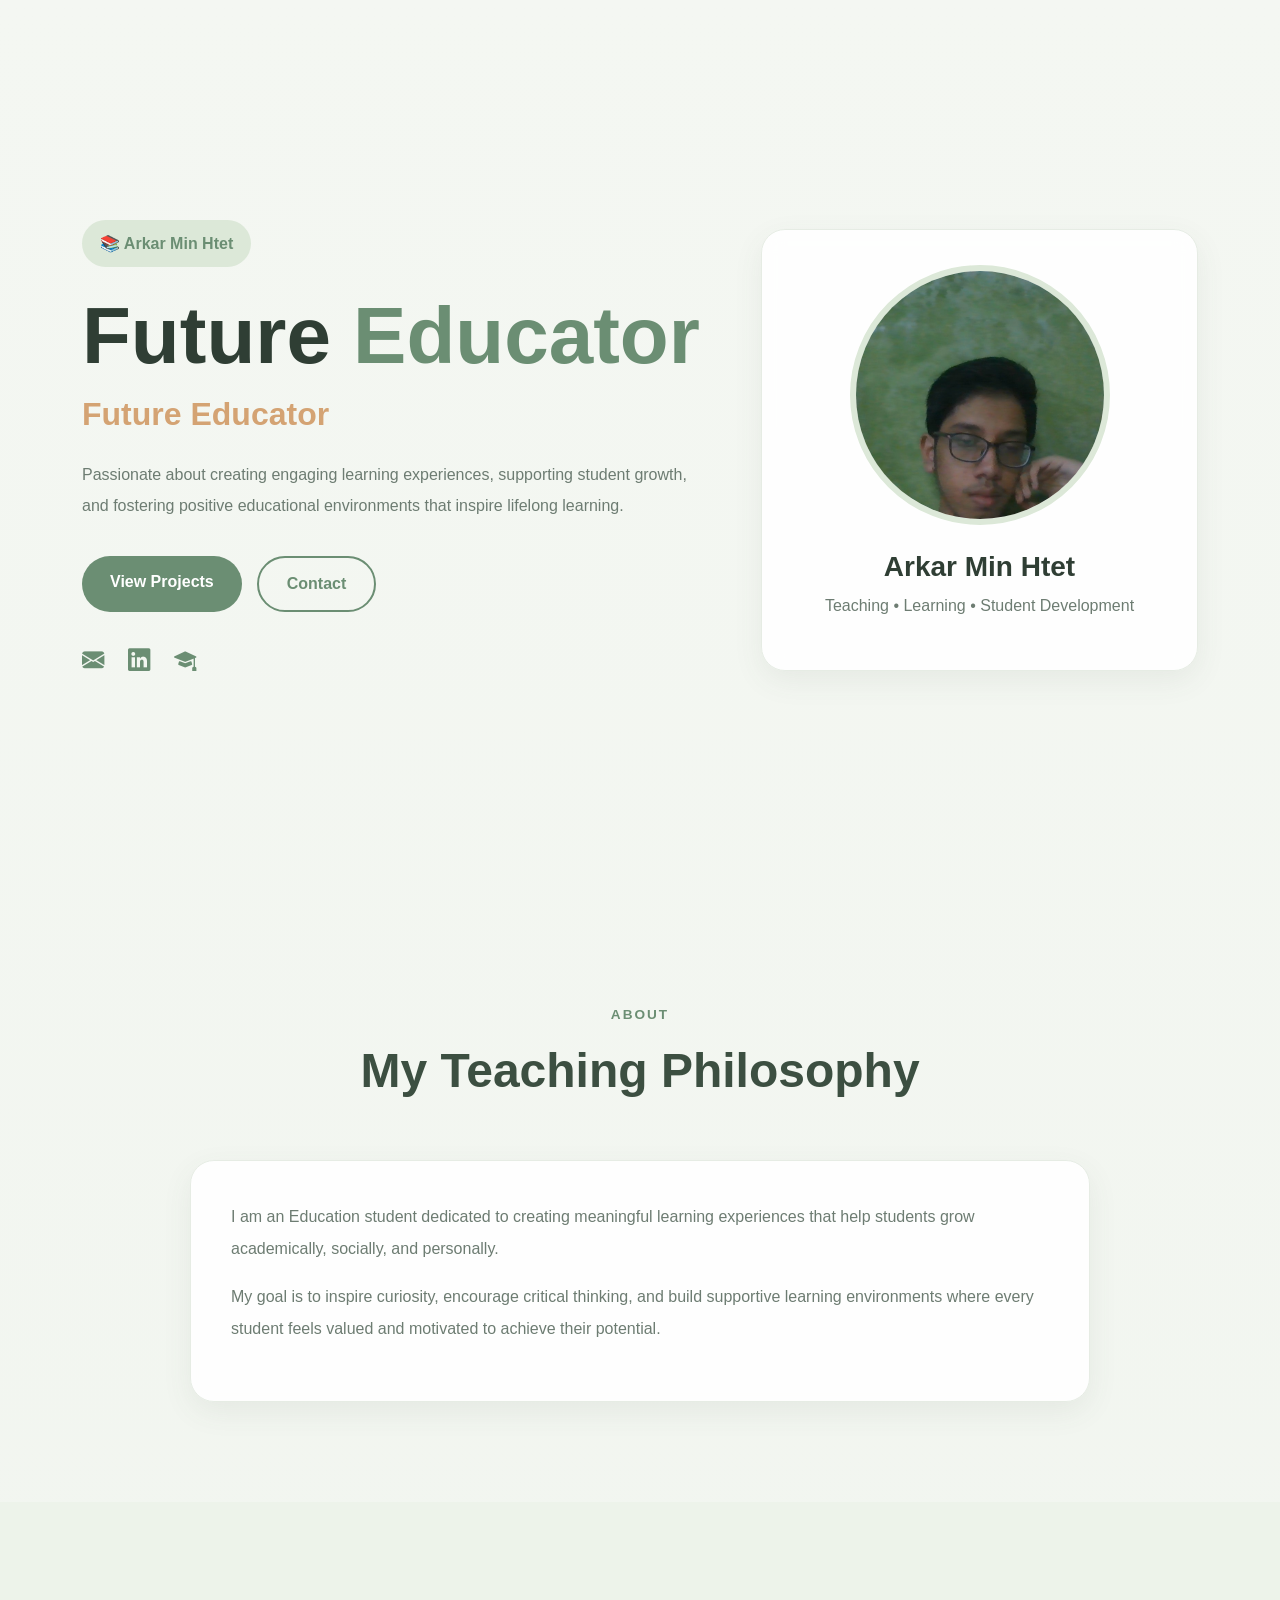
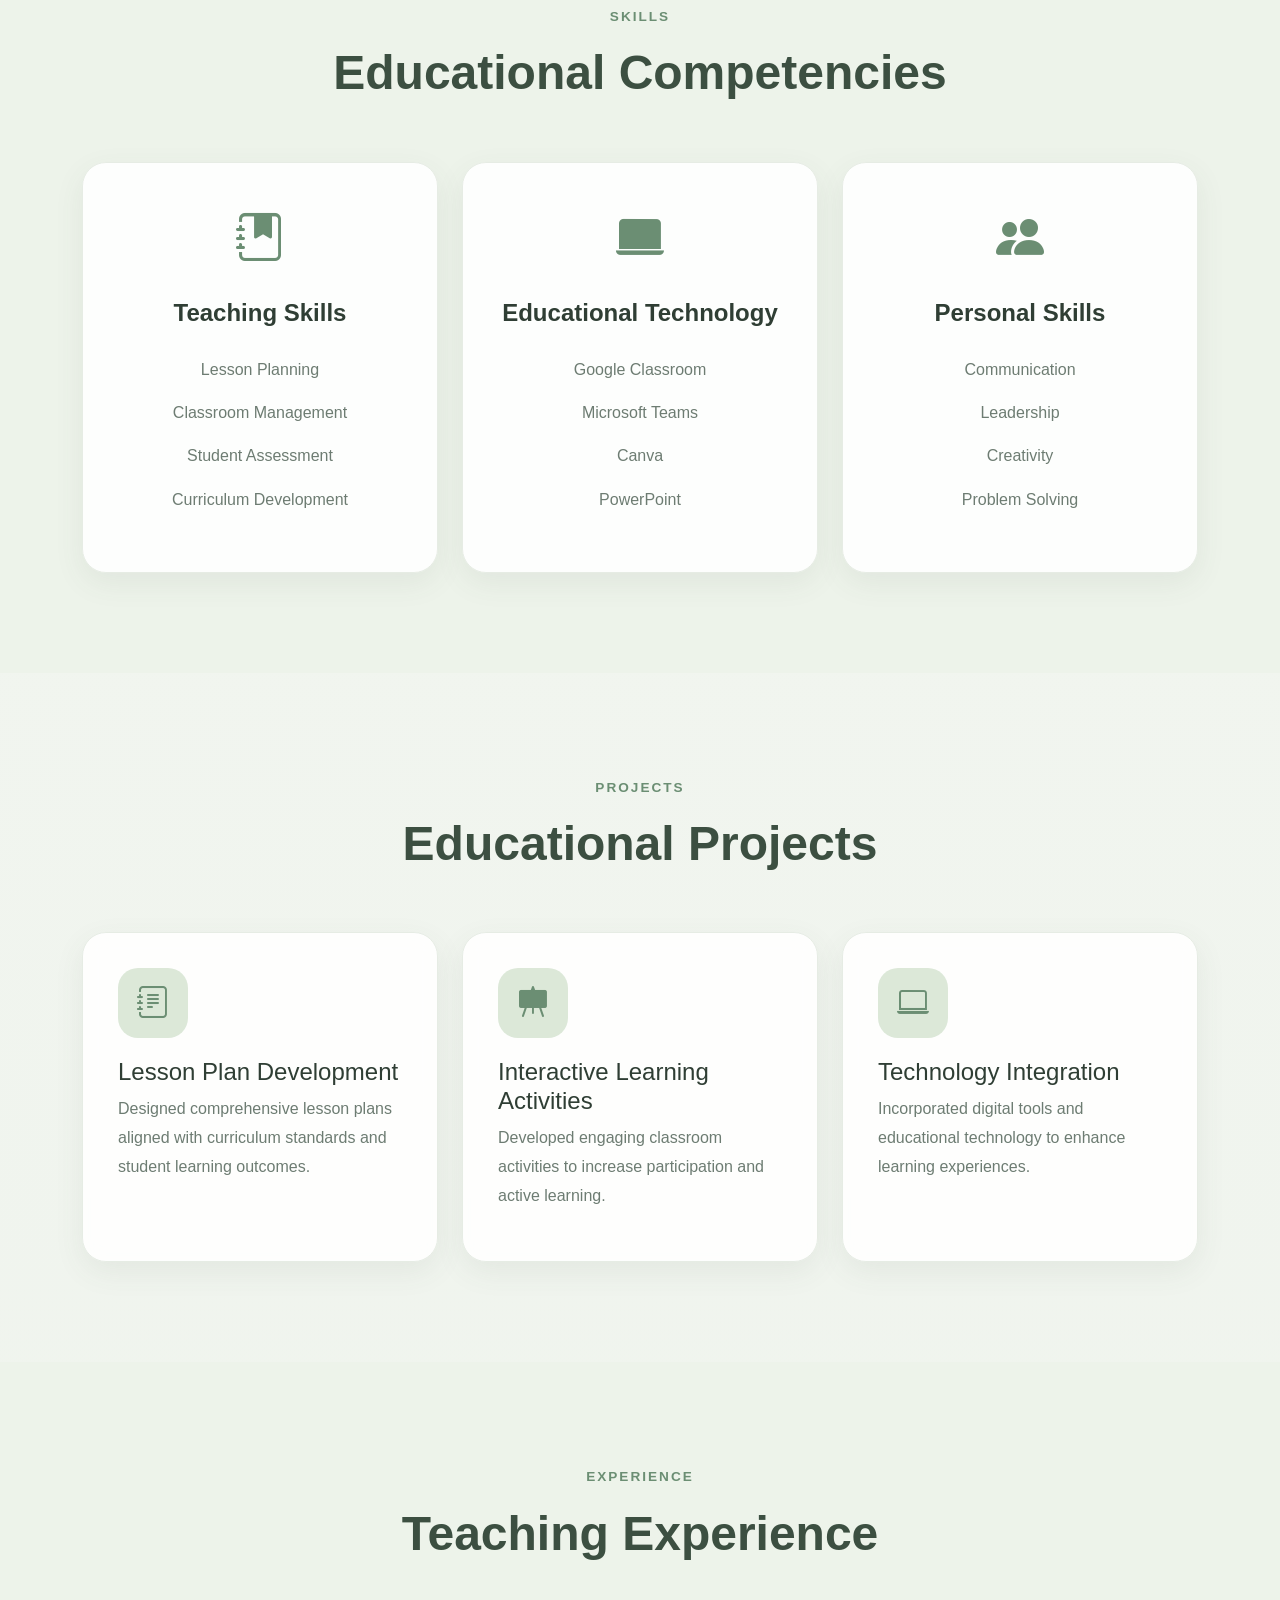
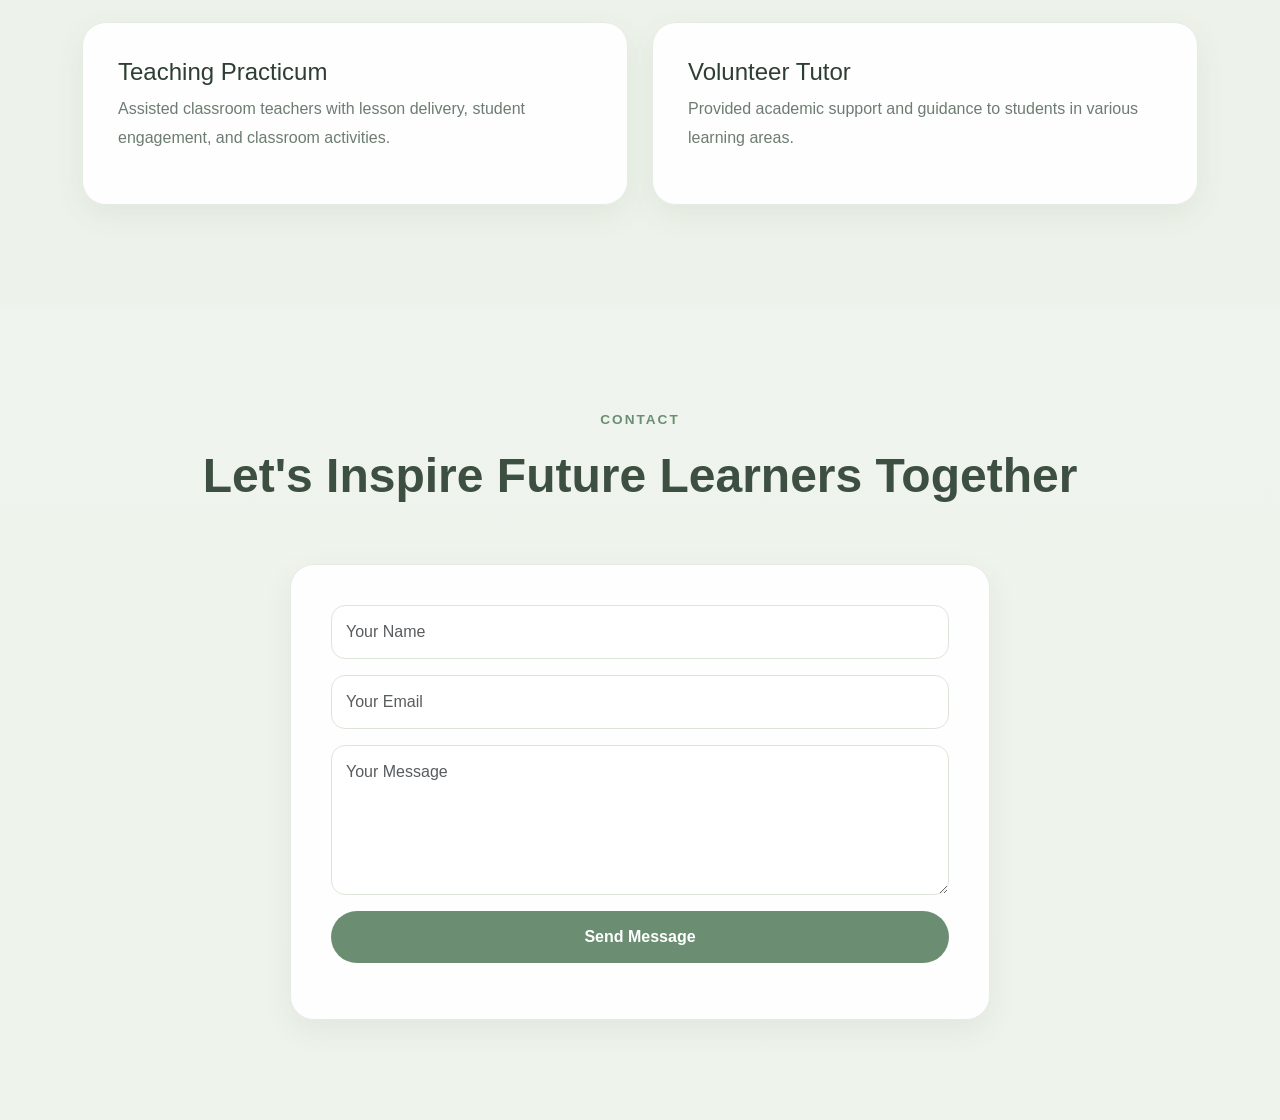
<file: index.html>
<!DOCTYPE html>
<html lang="en">

<head>
    <meta charset="UTF-8">
    <meta name="viewport" content="width=device-width, initial-scale=1.0">

    <title>Education Portfolio</title>

    <!-- Bootstrap -->
    <link href="https://cdn.jsdelivr.net/npm/bootstrap@5.3.3/dist/css/bootstrap.min.css" rel="stylesheet">

    <!-- Bootstrap Icons -->
    <link rel="stylesheet"
        href="https://cdn.jsdelivr.net/npm/bootstrap-icons@1.11.3/font/bootstrap-icons.min.css">

    <!-- Custom CSS -->
    <link rel="stylesheet" href="css/style.css">
</head>

<body>

    <!-- HERO -->

    <section id="home" class="hero">

        <div class="container">

            <div class="row align-items-center min-vh-100 g-5">

                <div class="col-lg-7 reveal">

                    <div class="status-pill">
                        📚 Arkar Min Htet
                    </div>

                    <h1>
                        Future
                        <span>Educator</span>
                    </h1>

                    <h2>
                        <span id="typing"></span>
                    </h2>

                    <p class="hero-text">

                        Passionate about creating engaging learning experiences,
                        supporting student growth, and fostering positive
                        educational environments that inspire lifelong learning.

                    </p>

                    <div class="hero-buttons">

                        <a href="#projects" class="btn primary-btn">
                            View Projects
                        </a>

                        <a href="#contact" class="btn secondary-btn">
                            Contact
                        </a>

                    </div>

                    <div class="social-links">

                        <a href="#">
                            <i class="bi bi-envelope-fill"></i>
                        </a>

                        <a href="#">
                            <i class="bi bi-linkedin"></i>
                        </a>

                        <a href="#">
                            <i class="bi bi-mortarboard-fill"></i>
                        </a>

                    </div>

                </div>

                <div class="col-lg-5 reveal">

                    <div class="profile-card">

                        <div class="avatar-wrapper">

                            <img src="images/WIN_20250808_21_47_08_Pro.jpg"
                                alt="Profile"
                                class="profile-image">

                        </div>

                        <div class="profile-info">

                            <h3>Arkar Min Htet</h3>

                            <p>
                                Teaching • Learning • Student Development
                            </p>

                        </div>

                    </div>

                </div>

            </div>

        </div>

    </section>

    <!-- ABOUT -->

    <section id="about" class="section">

        <div class="container">

            <div class="section-title reveal">

                <span>About</span>
                <h2>My Teaching Philosophy</h2>

            </div>

            <div class="about-card reveal">

                <p>

                    I am an Education student dedicated to creating meaningful learning experiences that help students
                    grow academically, socially, and personally.

                </p>

                <p>

                    My goal is to inspire curiosity, encourage critical thinking, and build supportive learning
                    environments where every student feels valued and motivated to achieve their potential.

                </p>

            </div>

        </div>

    </section>

    <!-- SKILLS -->

    <section id="skills" class="section light-section">

        <div class="container">

            <div class="section-title reveal">

                <span>Skills</span>
                <h2>Educational Competencies</h2>

            </div>

            <div class="row g-4">

                <div class="col-lg-4 reveal">

                    <div class="skill-card">

                        <i class="bi bi-journal-bookmark-fill"></i>

                        <h4>Teaching Skills</h4>

                        <ul>
                            <li>Lesson Planning</li>
                            <li>Classroom Management</li>
                            <li>Student Assessment</li>
                            <li>Curriculum Development</li>
                        </ul>

                    </div>

                </div>

                <div class="col-lg-4 reveal">

                    <div class="skill-card">

                        <i class="bi bi-laptop-fill"></i>

                        <h4>Educational Technology</h4>

                        <ul>
                            <li>Google Classroom</li>
                            <li>Microsoft Teams</li>
                            <li>Canva</li>
                            <li>PowerPoint</li>
                        </ul>

                    </div>

                </div>

                <div class="col-lg-4 reveal">

                    <div class="skill-card">

                        <i class="bi bi-people-fill"></i>

                        <h4>Personal Skills</h4>

                        <ul>
                            <li>Communication</li>
                            <li>Leadership</li>
                            <li>Creativity</li>
                            <li>Problem Solving</li>
                        </ul>

                    </div>

                </div>

            </div>

        </div>

    </section>

    <!-- PROJECTS -->

    <section id="projects" class="section">

        <div class="container">

            <div class="section-title reveal">

                <span>Projects</span>
                <h2>Educational Projects</h2>

            </div>

            <div class="row g-4">

                <div class="col-lg-4 reveal">

                    <div class="project-card">

                        <div class="project-icon">
                            <i class="bi bi-journal-text"></i>
                        </div>

                        <h4>Lesson Plan Development</h4>

                        <p>
                            Designed comprehensive lesson plans aligned with curriculum standards and student learning
                            outcomes.
                        </p>

                    </div>

                </div>

                <div class="col-lg-4 reveal">

                    <div class="project-card">

                        <div class="project-icon">
                            <i class="bi bi-easel-fill"></i>
                        </div>

                        <h4>Interactive Learning Activities</h4>

                        <p>
                            Developed engaging classroom activities to increase participation and active learning.
                        </p>

                    </div>

                </div>

                <div class="col-lg-4 reveal">

                    <div class="project-card">

                        <div class="project-icon">
                            <i class="bi bi-laptop"></i>
                        </div>

                        <h4>Technology Integration</h4>

                        <p>
                            Incorporated digital tools and educational technology to enhance learning experiences.
                        </p>

                    </div>

                </div>

            </div>

        </div>

    </section>

    <!-- EXPERIENCE -->

    <section class="section light-section">

        <div class="container">

            <div class="section-title reveal">

                <span>Experience</span>
                <h2>Teaching Experience</h2>

            </div>

            <div class="row g-4">

                <div class="col-lg-6 reveal">

                    <div class="project-card">

                        <h4>Teaching Practicum</h4>

                        <p>
                            Assisted classroom teachers with lesson delivery, student engagement, and classroom
                            activities.
                        </p>

                    </div>

                </div>

                <div class="col-lg-6 reveal">

                    <div class="project-card">

                        <h4>Volunteer Tutor</h4>

                        <p>
                            Provided academic support and guidance to students in various learning areas.
                        </p>

                    </div>

                </div>

            </div>

        </div>

    </section>

    <!-- CONTACT -->

    <section id="contact" class="section">

        <div class="container">

            <div class="section-title reveal">

                <span>Contact</span>
                <h2>Let's Inspire Future Learners Together</h2>

            </div>

            <div class="contact-form reveal">

                <form onsubmit="sendMessage(event)">

                    <input type="text"
                        class="form-control mb-3"
                        placeholder="Your Name"
                        required>

                    <input type="email"
                        class="form-control mb-3"
                        placeholder="Your Email"
                        required>

                    <textarea class="form-control mb-3"
                        rows="5"
                        placeholder="Your Message"
                        required></textarea>

                    <button type="submit" class="btn primary-btn w-100">
                        Send Message
                    </button>

                    <p id="formMessage" class="mt-3"></p>

                </form>

            </div>

        </div>

    </section>

    <!-- Bootstrap JS -->
    <script src="https://cdn.jsdelivr.net/npm/bootstrap@5.3.3/dist/js/bootstrap.bundle.min.js"></script>

    <!-- Custom JS -->
    <script src="js/script.js"></script>

</body>

</html>
</file>
<file: css/style.css>
:root{
    --bg:#f4f7f2;
    --surface:#ffffff;

    --primary:#6b8e73;
    --secondary:#a8c3a0;
    --accent:#d4a373;

    --text:#2f3e34;
    --muted:#6d7c72;

    --border:#dde5da;

    --shadow:
    0 10px 30px rgba(74,93,79,.08);
}

*{
    margin:0;
    padding:0;
    box-sizing:border-box;
}

html{
    scroll-behavior:smooth;
}

body{
    font-family:'Poppins',sans-serif;
    background:linear-gradient(
        180deg,
        #f4f7f2 0%,
        #eef3ec 100%
    );
    color:var(--text);
    overflow-x:hidden;
    line-height:1.7;
}

/* ==========================
   GENERAL
========================== */

.section{
    padding:100px 0;
}

.light-section{
    background:#edf3ea;
}

a{
    text-decoration:none;
}

ul{
    list-style:none;
    padding-left:0;
}

.section-title{
    text-align:center;
    margin-bottom:60px;
}

.section-title span{
    color:var(--primary);
    font-weight:700;
    text-transform:uppercase;
    letter-spacing:2px;
    font-size:.85rem;
}

.section-title h2{
    margin-top:15px;
    font-size:clamp(2rem,5vw,3rem);
    font-weight:700;
    color:#3c4f41;
}

/* ==========================
   NAVBAR
========================== */

.cyber-nav{
    background:rgba(255,255,255,.9);
    backdrop-filter:blur(12px);
    border-bottom:1px solid var(--border);
    box-shadow:0 3px 10px rgba(0,0,0,.03);
}

.navbar-brand{
    font-weight:800;
    color:var(--primary)!important;
}

.nav-link{
    color:var(--text)!important;
    margin-left:15px;
    font-weight:600;
    transition:.3s;
}

.nav-link:hover{
    color:var(--primary)!important;
}

.active-link{
    color:var(--primary)!important;
}

/* ==========================
   HERO
========================== */

.hero{
    min-height:100vh;
    display:flex;
    align-items:center;
}

.hero h1{
    font-size:clamp(3rem,8vw,5rem);
    font-weight:800;
    line-height:1.1;
}

.hero h1 span{
    color:var(--primary);
}

.hero h2{
    color:var(--accent);
    margin-top:15px;
    min-height:40px;
    font-weight:600;
}

.hero-text{
    color:var(--muted);
    line-height:1.9;
    margin-top:25px;
    max-width:650px;
}

.status-pill{
    display:inline-block;
    padding:10px 18px;
    border-radius:50px;
    background:#dce8d8;
    color:var(--primary);
    font-weight:600;
    margin-bottom:25px;
}

/* ==========================
   BUTTONS
========================== */

.hero-buttons{
    display:flex;
    gap:15px;
    flex-wrap:wrap;
    margin-top:35px;
}

.primary-btn{
    background:var(--primary);
    color:white;
    border:none;
    padding:14px 28px;
    border-radius:50px;
    font-weight:600;
    transition:.3s;
}

.primary-btn:hover{
    background:#587760;
    color:white;
    transform:translateY(-2px);
}

.secondary-btn{
    border:2px solid var(--primary);
    color:var(--primary);
    padding:14px 28px;
    border-radius:50px;
    font-weight:600;
    transition:.3s;
}

.secondary-btn:hover{
    background:var(--primary);
    color:white;
}

/* ==========================
   SOCIAL
========================== */

.social-links{
    margin-top:30px;
}

.social-links a{
    color:var(--primary);
    font-size:1.4rem;
    margin-right:18px;
    transition:.3s;
}

.social-links a:hover{
    color:var(--accent);
}

/* ==========================
   CARDS
========================== */

.profile-card,
.about-card,
.skill-card,
.project-card,
.contact-form{
    background:rgba(255,255,255,.88);
    backdrop-filter:blur(10px);
    border:1px solid #e6ece4;
    border-radius:24px;
    box-shadow:var(--shadow);
}

/* ==========================
   PROFILE
========================== */

.profile-card{
    padding:35px;
    text-align:center;
}

.avatar-wrapper{
    width:260px;
    height:260px;
    margin:auto;
}

.profile-image{
    width:100%;
    height:100%;
    border-radius:50%;
    object-fit:cover;
    border:6px solid #dce8d8;
}

.profile-info h3{
    margin-top:25px;
    font-weight:700;
}

.profile-info p{
    color:var(--muted);
}

/* ==========================
   ABOUT
========================== */

.about-card{
    padding:40px;
    max-width:900px;
    margin:auto;
}

.about-card p{
    color:var(--muted);
    line-height:2;
}

/* ==========================
   SKILLS
========================== */

.skill-card{
    padding:35px;
    text-align:center;
    height:100%;
    transition:.3s;
}

.skill-card:hover{
    transform:translateY(-8px);
    box-shadow:0 20px 40px rgba(74,93,79,.12);
}

.skill-card i{
    font-size:3rem;
    color:var(--primary);
}

.skill-card h4{
    margin:20px 0;
    font-weight:700;
}

.skill-card li{
    color:var(--muted);
    padding:8px 0;
}

/* ==========================
   PROJECTS
========================== */

.project-card{
    padding:35px;
    height:100%;
    transition:.3s;
}

.project-card:hover{
    transform:translateY(-8px);
    box-shadow:0 20px 40px rgba(74,93,79,.12);
}

.project-icon{
    width:70px;
    height:70px;
    border-radius:20px;
    background:#dce8d8;
    display:flex;
    align-items:center;
    justify-content:center;
    margin-bottom:20px;
}

.project-icon i{
    color:var(--primary);
    font-size:2rem;
}

.project-card p{
    color:var(--muted);
    line-height:1.8;
}

/* ==========================
   CONTACT
========================== */

.contact-form{
    max-width:700px;
    margin:auto;
    padding:40px;
}

.form-control{
    border:1px solid var(--border);
    border-radius:14px;
    padding:14px;
    background:white;
}

.form-control:focus{
    border-color:var(--primary);
    box-shadow:none;
}

/* ==========================
   FOOTER
========================== */

footer{
    text-align:center;
    padding:30px;
    background:white;
    border-top:1px solid var(--border);
}

footer p{
    color:var(--muted);
}

/* ==========================
   ANIMATIONS
========================== */

.reveal{
    opacity:0;
    transform:translateY(40px);
    transition:.8s;
}

.reveal.active{
    opacity:1;
    transform:translateY(0);
}

/* ==========================
   TOP BUTTON
========================== */

#topBtn{
    position:fixed;
    bottom:25px;
    right:25px;

    width:50px;
    height:50px;

    border:none;
    border-radius:50%;

    background:var(--primary);
    color:white;

    display:none;
    z-index:999;
}

/* ==========================
   MOBILE
========================== */

@media(max-width:991px){

    .hero{
        text-align:center;
        padding-top:100px;
    }

    .hero-buttons{
        justify-content:center;
    }

    .social-links{
        text-align:center;
    }

    .profile-card{
        margin-top:40px;
    }
}

@media(max-width:768px){

    .section{
        padding:80px 0;
    }

    .avatar-wrapper{
        width:220px;
        height:220px;
    }

    .section-title h2{
        font-size:2rem;
    }
}
</file>
